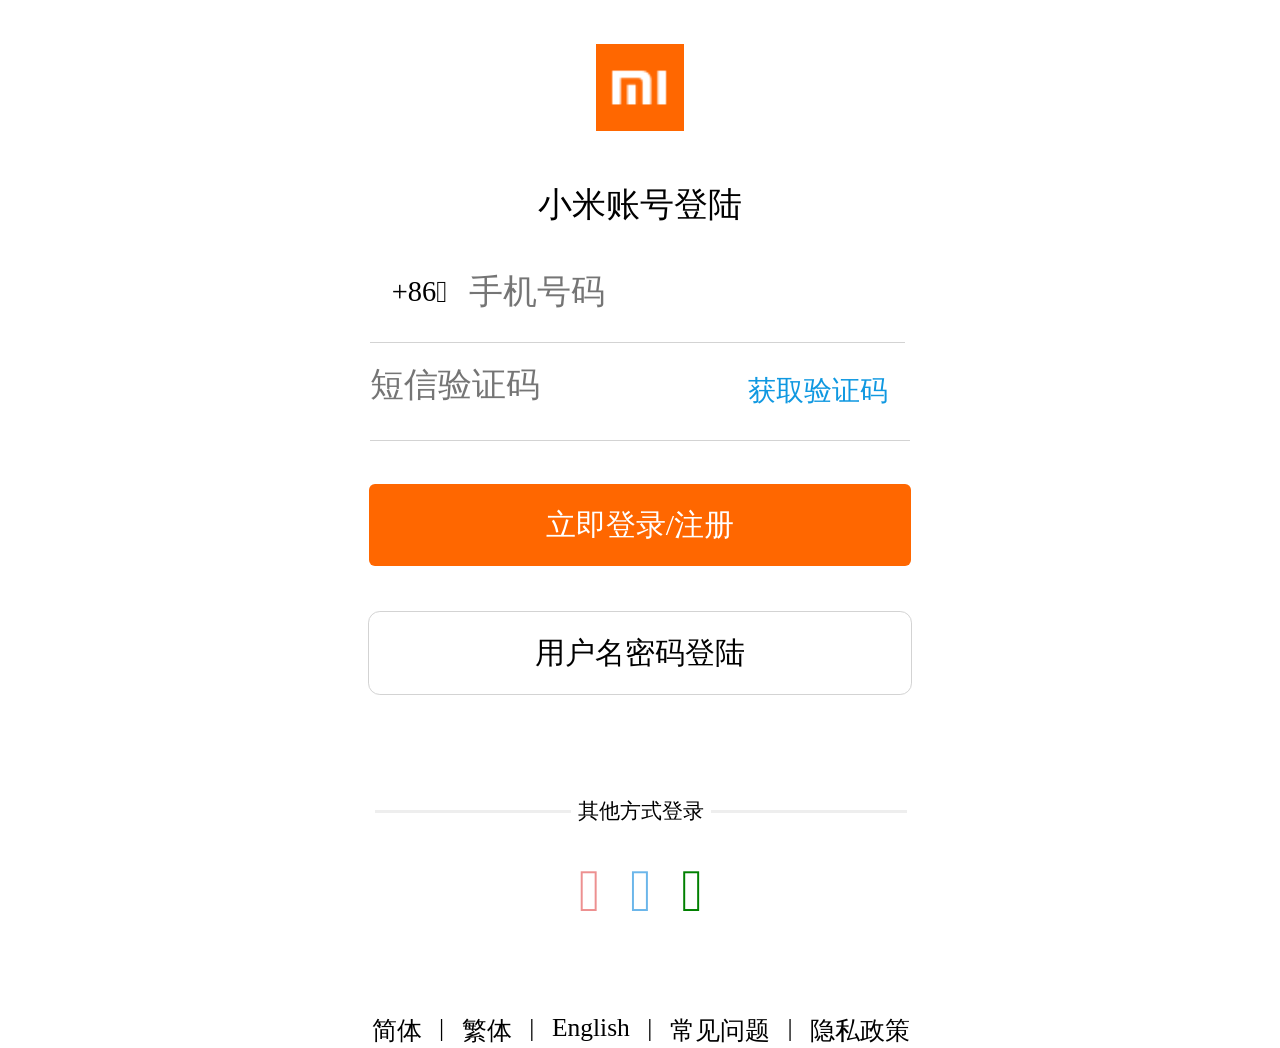
<file: denglu.html>
<!DOCTYPE html>
<html lang="zh">
<head>
	<meta charset="UTF-8">
	<meta name="viewport" content="width=device-width, initial-scale=1.0">
	<meta http-equiv="X-UA-Compatible" content="ie=edge">
	<script src="js/rem.js"></script>
	<link rel="stylesheet" type="text/css" href="css/base.1.css"/>
	<link rel="stylesheet" type="text/css" href="css/denglu.css"/>
	<title>登陆</title>
</head>
<body>
	<div class="root">
		<!-- 登陆开始 -->
		<div class="xiaomi-box">
			<a href="wode.html"><img src="img/mi-logo.png" alt=""></a>
			<i>小米账号登陆</i>
		</div>
		<!-- 登陆结束 -->
		<!--  输入框开始-->
		<div class="sjhao-box">
			<div class="left">
				<i>+86</i>
				<span class="iconfont">&#xe60c;</span>
			</div>
			<div class="right">
				<input type="text" placeholder="手机号码"/>
			</div>
		</div>
		<div class="dxyanzheng-box">
			<div class="dxyanzheng">
				<div class="left">
					<input type="<text>" placeholder="短信验证码"/>
				</div>
				<div class="right">
					<i>获取验证码</i>
				</div>
			</div>
		</div>
		<!--  输入框结束-->
		<!-- 登陆按钮开始 -->
		<div class="dlanniu">
			<div class="anniu">
				<i>立即登录/注册</i>
			</div>
		</div>
		<div class="dlanniu1">
			<div class="anniu1">
				<i>用户名密码登陆</i>
			</div>
		</div>
		<!-- 登陆按钮结束 -->
		<!-- 其他开始 -->
		<div class="qita-box">
			<div class="qita-top">
				<div class="line"></div>
				<i>其他方式登录</i>
				<div class="line"></div>
			</div>
			<div class="qita-bottom">
				<div class="tu1"><i class="iconfont">&#xe631;</i></div>
				<div class="tu2"><i class="iconfont">&#xe611;</i></div>
				<div class="tu3"><i class="iconfont">&#xe612;</i></div>
			</div>
		</div>
		<!-- 其他结束 -->
		<!-- 底开始 -->
		<div class="di-box">
			<div class="kuai">
				<i>简体</i>
				<i>|</i>
				<i>繁体</i>
				<i>|</i>
				<i>English</i>
				<i>|</i>
				<i>常见问题</i>
				<i>|</i>
				<i>隐私政策</i>
			</div>
		</div>
		<!-- 底结束 -->
	</div>
</body>
</html>
</file>
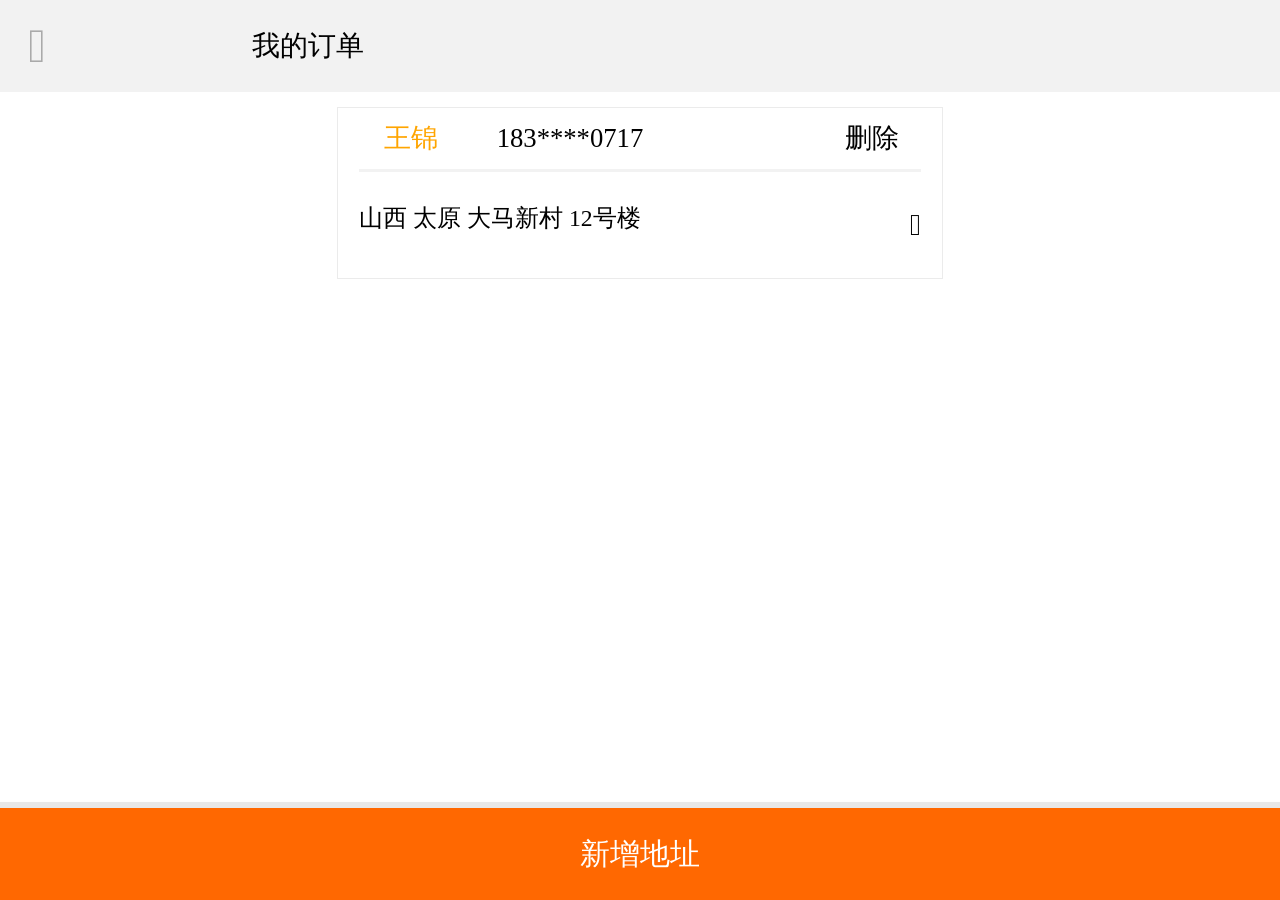
<file: shouhuodizhi.html>
<!DOCTYPE html>
<html lang="zh">
<head>
	<meta charset="UTF-8">
	<meta name="viewport" content="width=device-width, initial-scale=1.0">
	<meta http-equiv="X-UA-Compatible" content="ie=edge">
	<script src="js/rem.js"></script>
	<link rel="stylesheet" href="css/base.1.css">
	<link rel="stylesheet" href="css/shouhuodizhi.css">
	<title>收货地址</title>
</head>
<body>
	<div class="root">
		<div class="head">
			<a href="wode.html"><div class="iconfont">&#xe6bc;</div></a>
			<span>我的订单</span>
		</div>
		<div class="dizhi">
			<div class="top">
				<i class="text">王锦</i>
				<i class="text2">183****0717</i>
				<i class="text1">删除</i>
			</div>
			<div class="bottom">
				<div class="left">
					<i>山西 太原 大马新村 12号楼</i>
				</div>
				<div class="right"><i class="iconfont">&#xe60c;</i></div>
			</div>
		</div>
		<!--脚本开始  -->
		<section class="footer">
			<a href="xinzengdizhi.html"><i>新增地址</i></a>
		</section>
	</div>
</body>
</html>
</file>
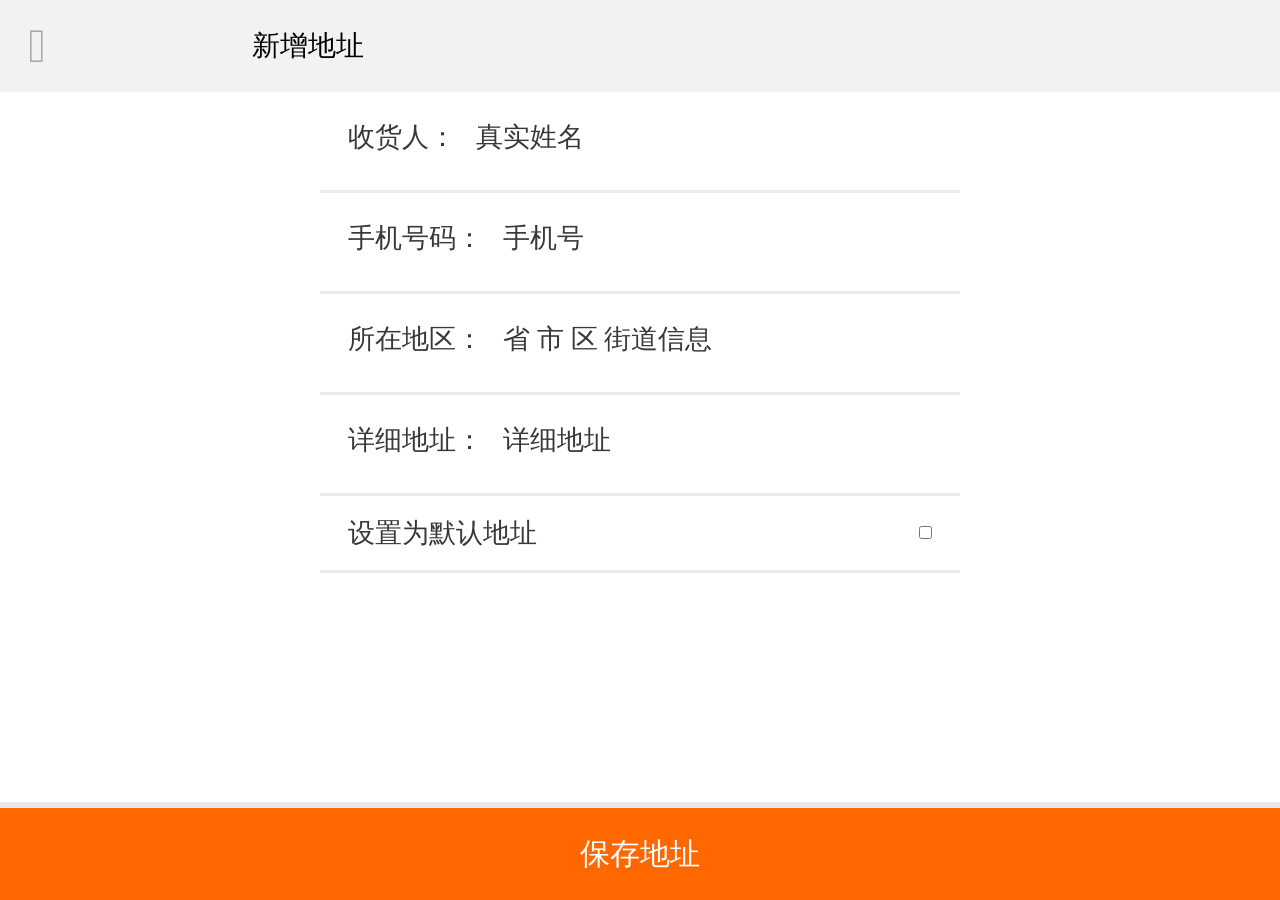
<file: xinzengdizhi.html>
<!DOCTYPE html>
<html lang="zh">
<head>
	<meta charset="UTF-8">
	<meta name="viewport" content="width=device-width, initial-scale=1.0">
	<meta http-equiv="X-UA-Compatible" content="ie=edge">
	<script src="js/rem.js"></script>
	<link rel="stylesheet" href="css/base.1.css">
	<link rel="stylesheet" href="css/xinzengdizhi.css">
	<title>新增地址</title>
</head>
<body>
	<div class="root">
		<div class="head">
			<a href="shouhuodizhi.html"><div class="iconfont">&#xe6bc;</div></a>
			<span>新增地址</span>
		</div>
		<div class="kuai"></div>
		<div class="shouhuoren">
			<i>收货人：&nbsp;&nbsp;&nbsp;真实姓名</i>
		</div>
		<div class="shouhuoren">
			<i>手机号码：&nbsp;&nbsp;&nbsp;手机号</i>
		</div>
		<div class="shouhuoren">
			<i>所在地区：&nbsp;&nbsp;&nbsp;省 市 区 街道信息</i>
		</div>
		<div class="shouhuoren">
			<i>详细地址：&nbsp;&nbsp;&nbsp;详细地址</i>
		</div>
		<div class="shouhuoren1">
			<i>设置为默认地址</i>
			<input type="checkbox">
		</div>
		<!--脚本开始  -->
		<section class="footer">
			<i>保存地址</i>
		</section>
	</div>
</body>
</html>
</file>
<file: css/base.1.css>
*{
	margin: 0;
	padding: 0;
	font-family: "苹方","微软雅黑";
	font-style: normal;
	font-weight: normal;
}
@font-face {
  font-family: 'iconfont';  /* project id 974143 */
  src: url('//at.alicdn.com/t/font_974143_88uqqix925q.eot');
  src: url('//at.alicdn.com/t/font_974143_88uqqix925q.eot?#iefix') format('embedded-opentype'),
  url('//at.alicdn.com/t/font_974143_88uqqix925q.woff2') format('woff2'),
  url('//at.alicdn.com/t/font_974143_88uqqix925q.woff') format('woff'),
  url('//at.alicdn.com/t/font_974143_88uqqix925q.ttf') format('truetype'),
  url('//at.alicdn.com/t/font_974143_88uqqix925q.svg#iconfont') format('svg');
}
.iconfont{
	font-family: iconfont;
}
a{
	text-decoration: none;
	-webkit-tap-highlight-color: transparent;
}
ul,li{
	list-style: none;
}
</file>
<file: css/denglu.css>
.root{
	max-width: 640px;
	height: 100vh;
	margin: 0 auto;
	/* background: #f5f5f5; */
}
.xiaomi-box{
	width: 100%;
	height: 3.69rem;
	display: flex;
	flex-direction: column;
	justify-content: center;
	align-items: center;
}
.xiaomi-box img{
	width: 1.47rem;
	height: 1.47rem;
	background: #ff6700;
	margin-top: 0.9rem;
	margin-bottom: 0.6rem;
}
.xiaomi-box i{
	font-size: 0.57rem;
}
.sjhao-box{
	width: 100%;
	height: 1.68rem;
	margin-top: 0.4rem;
	display: flex;
}
.sjhao-box .left{
	width:1.68rem;
	height:1.68rem;
	margin-left: 0.84rem;
	display: flex;
	justify-content: center;
	align-items: center;
	border-bottom:0.02rem solid #d3d3d3;
}
.sjhao-box .left i{
	font-size: 0.48rem;
}
.sjhao-box .left span{
	font-size: 0.51rem;
}
.sjhao-box .right{
	width: 7.35rem;
	height: 100%;
	border-bottom:0.02rem solid #d3d3d3;
	display: flex;
	align-items: center;
	position: relative;
}
.sjhao-box .right input{
	width: 100%;
	height:50%;
	outline: none;
	border:none;
	background: none;
	box-sizing: border-box;	
	font-size: 0.57rem;
}
.sjhao-box .right .ts{
	width: 100%;
	height:100% ;
}
.dxyanzheng-box{
	width: 100%;
	height: 1.65rem;
	display: flex;
	justify-content: center;
}
.dxyanzheng{
	width: 9.12rem;
	height: 100%;
	border-bottom:0.02rem solid #d3d3d3;
	display: flex;
}
.dxyanzheng .left{
	width: 6.39rem;
	height: 100%;
	position: relative;
}
.dxyanzheng .left>input{
	width: 100%;
	height:50%;
	outline: none;
	border:none;
	background: none;
	box-sizing: border-box;
	font-size: 0.57rem;
}
.dxyanzheng .left .ts{
	width: 100%;
	height:100%;
}
.dxyanzheng .right{
	width: 2.67rem;
	height: 100%;
}
.dxyanzheng .right {
	font-size: 0.48rem;
	color: #0f98e1;
	line-height:1.65rem;
}
.dlanniu{
	width: 100%;
	height: 1.39rem;
	margin-top: 0.75rem;
	display: flex;
	justify-content: center;
}
.dlanniu .anniu{
	width: 9.15rem;
	height: 100%;
	background: #ff6700;
	border-radius:0.1rem;
}
.dlanniu .anniu i{
	font-size: 0.51rem;
	line-height:1.39rem;
	text-align: center;
	display: block;
	color: #ffffff;
}
.dlanniu1{
	width: 100%;
	height: 1.39rem;
	margin-top: 0.75rem;
	display: flex;
	justify-content: center;
}
.dlanniu1 .anniu1{
	width: 9.15rem;
	height: 100%;
	border-radius:0.2rem;
	border:0.02rem solid #d3d3d3;
}
.dlanniu1 .anniu1 i{
	font-size: 0.51rem;
	line-height:1.39rem;
	text-align: center;
	display: block;
}
.qita-box{
	width: 9.09rem;
	height: 2.5rem;
	margin-top: 1.2rem;
	margin-left: 0.87rem;
}
.qita-box .qita-top{
	width: 9.09rem;
	height: 1.57rem;
	display: flex;
	justify-content: center;
	align-items: center;
}
.qita-box .qita-top div{
	width: 3.30rem;
	height: 0.01rem;
	border-bottom: 0.061rem solid #eeeeee;
}
.qita-box .qita-top i{
	font-size: 0.36rem;
	display: block;
	margin: 0 0.12rem;
}
.qita-box .qita-bottom{
	width: 9.09rem;
	height: 0.93rem;
	display: flex;
	justify-content: center;
}
.qita-box .qita-bottom .tu1 i{
	color: #ed9090;
	display: block;
}
.qita-box .qita-bottom .tu2 i{
	color: #6bb6ea;
	display: block;
	margin: 0 0.5rem;
}
.qita-box .qita-bottom .tu3 i{
	color: green;
	display: block;
}
.di-box{
	width: 100%;
	height: 0.5rem;
	margin-top: 1.7rem;
}
.di-box .kuai{
	width: 9.09rem;
	height: 0.5rem;
	margin-left:0.87rem ;
	display: flex;
	justify-content:space-between ;
}
.di-box .kuai i{
	font-size: 0.43rem;
	display: block;
}
</file>
<file: css/shouhuodizhi.css>
.root{
	max-width: 640px;
	/* height: 100vh; */
	margin: 0 auto;
	/* background: #f5f5f5; */
}
.head{
	width: 100%;
	height: 1.56rem;
	display: flex;
	align-items: center;
	background: #f2f2f2;
	box-sizing: border-box;
	position: fixed;
	top: 0;
	left: 0;
	z-index: 999;
}
.head div{
	font-size: 0.8rem;
	margin: 0 0.48rem;
	color: rgba(0,0,0,0.3);
}
.head span{
	font-size: 0.48rem;
	margin-left: 3rem;
}
/* 头部结束 */
.dizhi{
	width: 10.2rem;
	height: 2.88rem;
	margin: 0 auto;
	/* background: #008000; */
	margin-top: 1.8rem;
	border: 0.01rem solid rgba(0,0,0,0.08);

}
.dizhi .top{
	width: 9.48rem;
	height: 1.08rem;
	margin: 0 auto;
	border-bottom: 0.06rem solid rgba(0,0,0,0.05);
	display: flex;
	align-items: center;
	box-sizing: border-box;
}
.dizhi .top i{
	font-size: 0.45rem;
	display: block;
}
.dizhi .top .text{
	color: orange;
	margin-left: 0.42rem;
}
.dizhi .top .text2{
	margin-left: 0.99rem;
}
.dizhi .top .text1{
	margin-left: 3.4rem;
}
.dizhi .bottom{
	width: 9.48rem;
	height: calc(100% - 1.08rem);
	margin: 0 auto;
	display: flex;
	justify-content: space-between
}
.dizhi .bottom .left{
	width: 5.43rem;
	height: 100%;
}
.dizhi .bottom .left i{
	font-size: 0.4rem;
}
.dizhi .bottom .right{
	width: 2rem;
	height: 100%;
	line-height:1.8rem ;
	display: flex;
	justify-content: flex-end;
}
.dizhi .bottom .right i{
	font-size: 0.5rem;
}
/* 脚本开始 */
.footer{
	width:100%;
	height:1.56rem;
	background:#ff6801;
	position: fixed;
	bottom:0;
	left:0;
	display: flex;
	justify-content: center;
	box-shadow: 0 0.1rem 0.01rem 0.2rem rgba(0,0,0,0.09);
}
.footer i{
	font-size: 0.5rem;
	color: white;
	line-height:1.56rem ;
}
</file>
<file: css/xinzengdizhi.css>
.root{
	max-width: 640px;
	height: 100vh;
	margin: 0 auto;
	/* background: #f5f5f5; */
}
.head{
	width: 100%;
	height: 1.56rem;
	display: flex;
	align-items: center;
	background: #f2f2f2;
	box-sizing: border-box;
	position: fixed;
	top: 0;
	left: 0;
	z-index: 999;
}
.head div{
	font-size: 0.8rem;
	margin: 0 0.48rem;
	color: rgba(0,0,0,0.3);
}
.head span{
	font-size: 0.48rem;
	margin-left: 3rem;
}
/* 头部结束 */
.kuai{
	width:100%;
	height: 1.56rem;
}
.shouhuoren{
	width: 100%;
	height: 1.65rem;
	background: white;
	border-bottom: 0.06rem solid rgba(0,0,0,0.08);
}
.shouhuoren i{
	font-size: 0.45rem;
	margin-left: 0.48rem;
	color: #383838;
}
.shouhuoren1{
	width: 100%;
	height: 1.26rem;
	background: white;
	border-bottom: 0.06rem solid rgba(0,0,0,0.08);
	display: flex;
	justify-content: space-between;
	align-items: center;
}
.shouhuoren1 i{
	font-size: 0.45rem;
	color: #383838;
	margin-left: 0.48rem;
}
.shouhuoren1 input{
	margin-right: 0.48rem;
}
/* 脚本开始 */
.footer{
	width:100%;
	height:1.56rem;
	background:#ff6801;
	position: fixed;
	bottom:0;
	left:0;
	display: flex;
	justify-content: center;
	box-shadow: 0 0.1rem 0.01rem 0.2rem rgba(0,0,0,0.09);
}
.footer i{
	font-size: 0.5rem;
	color: white;
	line-height:1.56rem ;
}
</file>
